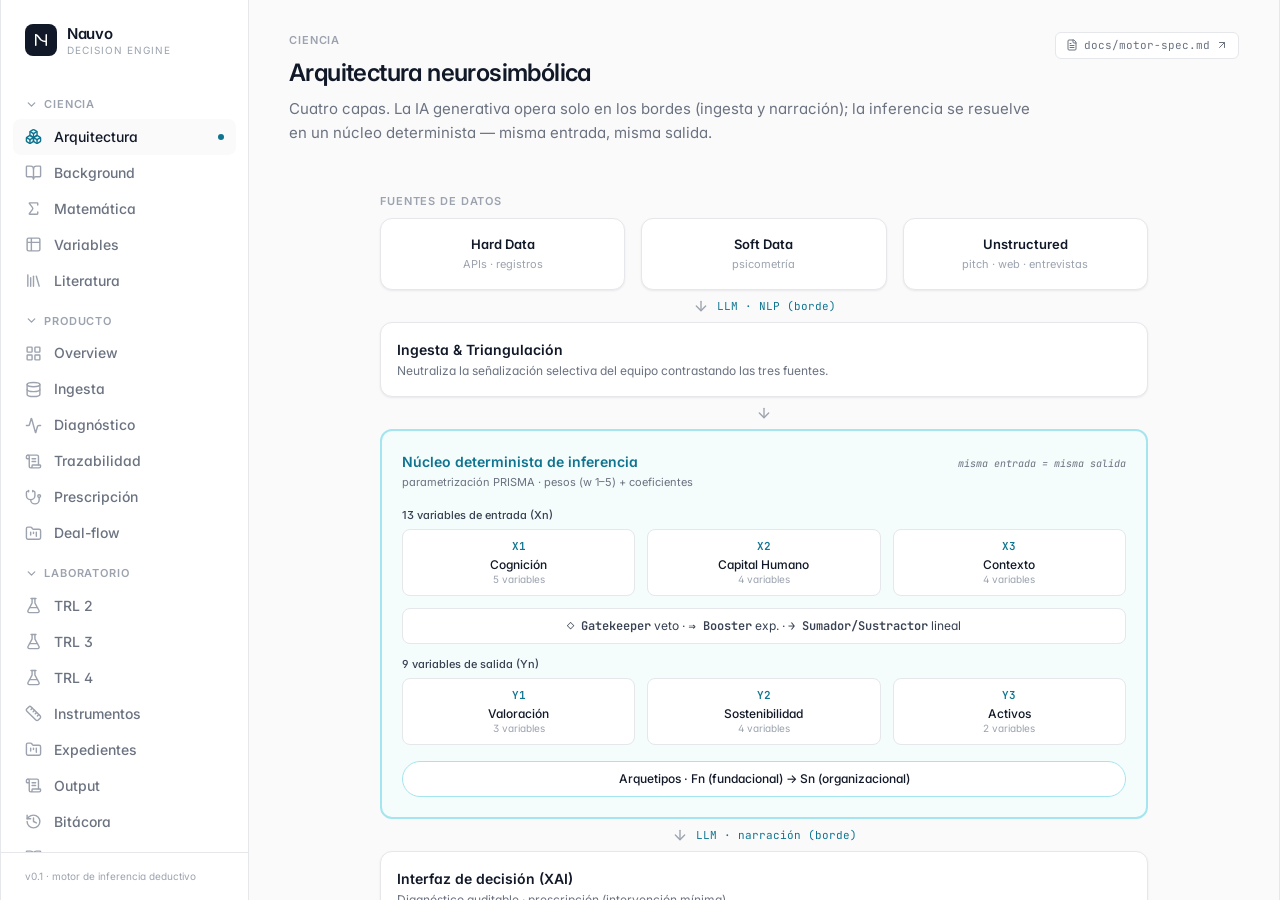
<file: index.html>
<!doctype html>
<html lang="es">
  <head>
    <meta charset="UTF-8" />
    <meta name="viewport" content="width=device-width, initial-scale=1.0" />
    <title>Nauvo · Sistema de soporte a la decisión</title>
    <link rel="preconnect" href="https://fonts.googleapis.com" />
    <link rel="preconnect" href="https://fonts.gstatic.com" crossorigin />
    <link
      href="https://fonts.googleapis.com/css2?family=Inter:wght@400;500;600;700&family=JetBrains+Mono:wght@400;500;600&display=swap"
      rel="stylesheet"
    />
    <script type="module" crossorigin src="./assets/main-COBivKQy.js"></script>
    <link rel="stylesheet" crossorigin href="./assets/main-DxYKYIKs.css">
  </head>
  <body>
    <div id="root"></div>
  </body>
</html>
</file>
<file: assets/main-DxYKYIKs.css>
*,:before,:after{--tw-border-spacing-x: 0;--tw-border-spacing-y: 0;--tw-translate-x: 0;--tw-translate-y: 0;--tw-rotate: 0;--tw-skew-x: 0;--tw-skew-y: 0;--tw-scale-x: 1;--tw-scale-y: 1;--tw-pan-x: ;--tw-pan-y: ;--tw-pinch-zoom: ;--tw-scroll-snap-strictness: proximity;--tw-gradient-from-position: ;--tw-gradient-via-position: ;--tw-gradient-to-position: ;--tw-ordinal: ;--tw-slashed-zero: ;--tw-numeric-figure: ;--tw-numeric-spacing: ;--tw-numeric-fraction: ;--tw-ring-inset: ;--tw-ring-offset-width: 0px;--tw-ring-offset-color: #fff;--tw-ring-color: rgb(59 130 246 / .5);--tw-ring-offset-shadow: 0 0 #0000;--tw-ring-shadow: 0 0 #0000;--tw-shadow: 0 0 #0000;--tw-shadow-colored: 0 0 #0000;--tw-blur: ;--tw-brightness: ;--tw-contrast: ;--tw-grayscale: ;--tw-hue-rotate: ;--tw-invert: ;--tw-saturate: ;--tw-sepia: ;--tw-drop-shadow: ;--tw-backdrop-blur: ;--tw-backdrop-brightness: ;--tw-backdrop-contrast: ;--tw-backdrop-grayscale: ;--tw-backdrop-hue-rotate: ;--tw-backdrop-invert: ;--tw-backdrop-opacity: ;--tw-backdrop-saturate: ;--tw-backdrop-sepia: ;--tw-contain-size: ;--tw-contain-layout: ;--tw-contain-paint: ;--tw-contain-style: }::backdrop{--tw-border-spacing-x: 0;--tw-border-spacing-y: 0;--tw-translate-x: 0;--tw-translate-y: 0;--tw-rotate: 0;--tw-skew-x: 0;--tw-skew-y: 0;--tw-scale-x: 1;--tw-scale-y: 1;--tw-pan-x: ;--tw-pan-y: ;--tw-pinch-zoom: ;--tw-scroll-snap-strictness: proximity;--tw-gradient-from-position: ;--tw-gradient-via-position: ;--tw-gradient-to-position: ;--tw-ordinal: ;--tw-slashed-zero: ;--tw-numeric-figure: ;--tw-numeric-spacing: ;--tw-numeric-fraction: ;--tw-ring-inset: ;--tw-ring-offset-width: 0px;--tw-ring-offset-color: #fff;--tw-ring-color: rgb(59 130 246 / .5);--tw-ring-offset-shadow: 0 0 #0000;--tw-ring-shadow: 0 0 #0000;--tw-shadow: 0 0 #0000;--tw-shadow-colored: 0 0 #0000;--tw-blur: ;--tw-brightness: ;--tw-contrast: ;--tw-grayscale: ;--tw-hue-rotate: ;--tw-invert: ;--tw-saturate: ;--tw-sepia: ;--tw-drop-shadow: ;--tw-backdrop-blur: ;--tw-backdrop-brightness: ;--tw-backdrop-contrast: ;--tw-backdrop-grayscale: ;--tw-backdrop-hue-rotate: ;--tw-backdrop-invert: ;--tw-backdrop-opacity: ;--tw-backdrop-saturate: ;--tw-backdrop-sepia: ;--tw-contain-size: ;--tw-contain-layout: ;--tw-contain-paint: ;--tw-contain-style: }*,:before,:after{box-sizing:border-box;border-width:0;border-style:solid;border-color:#e5e7eb}:before,:after{--tw-content: ""}html,:host{line-height:1.5;-webkit-text-size-adjust:100%;-moz-tab-size:4;-o-tab-size:4;tab-size:4;font-family:Inter,system-ui,sans-serif;font-feature-settings:normal;font-variation-settings:normal;-webkit-tap-highlight-color:transparent}body{margin:0;line-height:inherit}hr{height:0;color:inherit;border-top-width:1px}abbr:where([title]){-webkit-text-decoration:underline dotted;text-decoration:underline dotted}h1,h2,h3,h4,h5,h6{font-size:inherit;font-weight:inherit}a{color:inherit;text-decoration:inherit}b,strong{font-weight:bolder}code,kbd,samp,pre{font-family:JetBrains Mono,ui-monospace,SFMono-Regular,monospace;font-feature-settings:normal;font-variation-settings:normal;font-size:1em}small{font-size:80%}sub,sup{font-size:75%;line-height:0;position:relative;vertical-align:baseline}sub{bottom:-.25em}sup{top:-.5em}table{text-indent:0;border-color:inherit;border-collapse:collapse}button,input,optgroup,select,textarea{font-family:inherit;font-feature-settings:inherit;font-variation-settings:inherit;font-size:100%;font-weight:inherit;line-height:inherit;letter-spacing:inherit;color:inherit;margin:0;padding:0}button,select{text-transform:none}button,input:where([type=button]),input:where([type=reset]),input:where([type=submit]){-webkit-appearance:button;background-color:transparent;background-image:none}:-moz-focusring{outline:auto}:-moz-ui-invalid{box-shadow:none}progress{vertical-align:baseline}::-webkit-inner-spin-button,::-webkit-outer-spin-button{height:auto}[type=search]{-webkit-appearance:textfield;outline-offset:-2px}::-webkit-search-decoration{-webkit-appearance:none}::-webkit-file-upload-button{-webkit-appearance:button;font:inherit}summary{display:list-item}blockquote,dl,dd,h1,h2,h3,h4,h5,h6,hr,figure,p,pre{margin:0}fieldset{margin:0;padding:0}legend{padding:0}ol,ul,menu{list-style:none;margin:0;padding:0}dialog{padding:0}textarea{resize:vertical}input::-moz-placeholder,textarea::-moz-placeholder{opacity:1;color:#9ca3af}input::placeholder,textarea::placeholder{opacity:1;color:#9ca3af}button,[role=button]{cursor:pointer}:disabled{cursor:default}img,svg,video,canvas,audio,iframe,embed,object{display:block;vertical-align:middle}img,video{max-width:100%;height:auto}[hidden]:where(:not([hidden=until-found])){display:none}html{-webkit-font-smoothing:antialiased;-moz-osx-font-smoothing:grayscale;text-rendering:optimizeLegibility}body{--tw-bg-opacity: 1;background-color:rgb(250 250 250 / var(--tw-bg-opacity, 1));font-family:Inter,system-ui,sans-serif;--tw-text-opacity: 1;color:rgb(17 24 39 / var(--tw-text-opacity, 1));font-feature-settings:"cv11","ss01"}table{font-size:13px}th{font-size:11px}.tnum{font-variant-numeric:tabular-nums}.card{border-radius:.75rem;border-width:1px;--tw-border-opacity: 1;border-color:rgb(229 231 235 / var(--tw-border-opacity, 1));--tw-bg-opacity: 1;background-color:rgb(255 255 255 / var(--tw-bg-opacity, 1));--tw-shadow: 0 1px 2px 0 rgba(16, 24, 40, .04), 0 1px 3px 0 rgba(16, 24, 40, .04);--tw-shadow-colored: 0 1px 2px 0 var(--tw-shadow-color), 0 1px 3px 0 var(--tw-shadow-color);box-shadow:var(--tw-ring-offset-shadow, 0 0 #0000),var(--tw-ring-shadow, 0 0 #0000),var(--tw-shadow)}.chip{display:inline-flex;align-items:center;gap:.375rem;border-radius:.375rem;border-width:1px;--tw-border-opacity: 1;border-color:rgb(229 231 235 / var(--tw-border-opacity, 1));--tw-bg-opacity: 1;background-color:rgb(255 255 255 / var(--tw-bg-opacity, 1));padding:.125rem .5rem;font-size:.75rem;line-height:1rem;font-weight:500;--tw-text-opacity: 1;color:rgb(55 65 81 / var(--tw-text-opacity, 1))}.label-eyebrow{font-size:11px;font-weight:600;text-transform:uppercase;letter-spacing:.08em;--tw-text-opacity: 1;color:rgb(156 163 175 / var(--tw-text-opacity, 1))}.absolute{position:absolute}.relative{position:relative}.sticky{position:sticky}.-right-2\.5{right:-.625rem}.top-0{top:0}.top-1\/2{top:50%}.z-10{z-index:10}.z-20{z-index:20}.col-span-2{grid-column:span 2 / span 2}.col-span-3{grid-column:span 3 / span 3}.m-0{margin:0}.mx-auto{margin-left:auto;margin-right:auto}.my-3{margin-top:.75rem;margin-bottom:.75rem}.-mt-2{margin-top:-.5rem}.mb-1{margin-bottom:.25rem}.mb-1\.5{margin-bottom:.375rem}.mb-2{margin-bottom:.5rem}.mb-2\.5{margin-bottom:.625rem}.mb-3{margin-bottom:.75rem}.mb-4{margin-bottom:1rem}.mb-5{margin-bottom:1.25rem}.mb-6{margin-bottom:1.5rem}.mb-8{margin-bottom:2rem}.ml-1{margin-left:.25rem}.ml-auto{margin-left:auto}.mr-1{margin-right:.25rem}.mt-0\.5{margin-top:.125rem}.mt-1{margin-top:.25rem}.mt-1\.5{margin-top:.375rem}.mt-10{margin-top:2.5rem}.mt-2{margin-top:.5rem}.mt-3{margin-top:.75rem}.mt-4{margin-top:1rem}.mt-5{margin-top:1.25rem}.mt-6{margin-top:1.5rem}.mt-8{margin-top:2rem}.mt-auto{margin-top:auto}.inline-block{display:inline-block}.inline{display:inline}.flex{display:flex}.inline-flex{display:inline-flex}.table{display:table}.grid{display:grid}.hidden{display:none}.h-1\.5{height:.375rem}.h-10{height:2.5rem}.h-11{height:2.75rem}.h-2{height:.5rem}.h-3{height:.75rem}.h-5{height:1.25rem}.h-6{height:1.5rem}.h-7{height:1.75rem}.h-8{height:2rem}.h-9{height:2.25rem}.h-\[140px\]{height:140px}.h-\[230px\]{height:230px}.h-full{height:100%}.h-px{height:1px}.h-screen{height:100vh}.min-h-screen{min-height:100vh}.w-1{width:.25rem}.w-1\.5{width:.375rem}.w-10{width:2.5rem}.w-11{width:2.75rem}.w-12{width:3rem}.w-2{width:.5rem}.w-2\.5{width:.625rem}.w-4{width:1rem}.w-5{width:1.25rem}.w-6{width:1.5rem}.w-7{width:1.75rem}.w-8{width:2rem}.w-9{width:2.25rem}.w-\[11\%\]{width:11%}.w-\[13\%\]{width:13%}.w-\[1440px\]{width:1440px}.w-\[16\%\]{width:16%}.w-\[170px\]{width:170px}.w-\[18\%\]{width:18%}.w-\[19\%\]{width:19%}.w-\[248px\]{width:248px}.w-\[25\%\]{width:25%}.w-\[28\%\]{width:28%}.w-\[280px\]{width:280px}.w-\[40\%\]{width:40%}.w-\[794px\]{width:794px}.w-\[8\%\]{width:8%}.w-\[9\%\]{width:9%}.w-fit{width:-moz-fit-content;width:fit-content}.w-full{width:100%}.min-w-0{min-width:0px}.max-w-2xl{max-width:42rem}.max-w-3xl{max-width:48rem}.max-w-4xl{max-width:56rem}.max-w-5xl{max-width:64rem}.max-w-\[130px\]{max-width:130px}.max-w-\[480px\]{max-width:480px}.max-w-\[560px\]{max-width:560px}.max-w-\[640px\]{max-width:640px}.max-w-md{max-width:28rem}.flex-1{flex:1 1 0%}.shrink-0{flex-shrink:0}.table-fixed{table-layout:fixed}.border-collapse{border-collapse:collapse}.-translate-y-1\/2{--tw-translate-y: -50%;transform:translate(var(--tw-translate-x),var(--tw-translate-y)) rotate(var(--tw-rotate)) skew(var(--tw-skew-x)) skewY(var(--tw-skew-y)) scaleX(var(--tw-scale-x)) scaleY(var(--tw-scale-y))}.-rotate-90{--tw-rotate: -90deg;transform:translate(var(--tw-translate-x),var(--tw-translate-y)) rotate(var(--tw-rotate)) skew(var(--tw-skew-x)) skewY(var(--tw-skew-y)) scaleX(var(--tw-scale-x)) scaleY(var(--tw-scale-y))}.rotate-180{--tw-rotate: 180deg;transform:translate(var(--tw-translate-x),var(--tw-translate-y)) rotate(var(--tw-rotate)) skew(var(--tw-skew-x)) skewY(var(--tw-skew-y)) scaleX(var(--tw-scale-x)) scaleY(var(--tw-scale-y))}.transform{transform:translate(var(--tw-translate-x),var(--tw-translate-y)) rotate(var(--tw-rotate)) skew(var(--tw-skew-x)) skewY(var(--tw-skew-y)) scaleX(var(--tw-scale-x)) scaleY(var(--tw-scale-y))}.cursor-pointer{cursor:pointer}.auto-rows-fr{grid-auto-rows:minmax(0,1fr)}.grid-cols-2{grid-template-columns:repeat(2,minmax(0,1fr))}.grid-cols-3{grid-template-columns:repeat(3,minmax(0,1fr))}.grid-cols-4{grid-template-columns:repeat(4,minmax(0,1fr))}.grid-cols-5{grid-template-columns:repeat(5,minmax(0,1fr))}.grid-cols-\[180px_220px_1fr\]{grid-template-columns:180px 220px 1fr}.grid-cols-\[1fr_auto_1\.5fr_auto_1fr\]{grid-template-columns:1fr auto 1.5fr auto 1fr}.grid-cols-\[220px_1fr\]{grid-template-columns:220px 1fr}.grid-cols-\[70px_180px_120px_60px_1fr\]{grid-template-columns:70px 180px 120px 60px 1fr}.grid-cols-\[76px_1fr\]{grid-template-columns:76px 1fr}.grid-cols-\[76px_minmax\(130px\,1fr\)_140px_118px_78px_118px_150px_28px\]{grid-template-columns:76px minmax(130px,1fr) 140px 118px 78px 118px 150px 28px}.flex-col{flex-direction:column}.flex-wrap{flex-wrap:wrap}.items-start{align-items:flex-start}.items-center{align-items:center}.items-baseline{align-items:baseline}.items-stretch{align-items:stretch}.justify-center{justify-content:center}.justify-between{justify-content:space-between}.gap-0{gap:0px}.gap-0\.5{gap:.125rem}.gap-1{gap:.25rem}.gap-1\.5{gap:.375rem}.gap-2{gap:.5rem}.gap-2\.5{gap:.625rem}.gap-3{gap:.75rem}.gap-4{gap:1rem}.gap-5{gap:1.25rem}.gap-\[2px\]{gap:2px}.gap-\[3px\]{gap:3px}.gap-x-2{-moz-column-gap:.5rem;column-gap:.5rem}.gap-x-5{-moz-column-gap:1.25rem;column-gap:1.25rem}.gap-x-8{-moz-column-gap:2rem;column-gap:2rem}.gap-y-1{row-gap:.25rem}.gap-y-4{row-gap:1rem}.justify-self-end{justify-self:end}.overflow-hidden{overflow:hidden}.overflow-x-auto{overflow-x:auto}.overflow-y-auto{overflow-y:auto}.truncate{overflow:hidden;text-overflow:ellipsis;white-space:nowrap}.whitespace-nowrap{white-space:nowrap}.rounded{border-radius:.25rem}.rounded-\[1px\]{border-radius:1px}.rounded-full{border-radius:9999px}.rounded-lg{border-radius:.5rem}.rounded-md{border-radius:.375rem}.rounded-xl{border-radius:.75rem}.border{border-width:1px}.border-2{border-width:2px}.border-x{border-left-width:1px;border-right-width:1px}.border-b{border-bottom-width:1px}.border-l{border-left-width:1px}.border-r{border-right-width:1px}.border-t{border-top-width:1px}.border-t-2{border-top-width:2px}.border-dashed{border-style:dashed}.border-accent{--tw-border-opacity: 1;border-color:rgb(14 116 144 / var(--tw-border-opacity, 1))}.border-accent-line{--tw-border-opacity: 1;border-color:rgb(165 229 239 / var(--tw-border-opacity, 1))}.border-line{--tw-border-opacity: 1;border-color:rgb(229 231 235 / var(--tw-border-opacity, 1))}.border-line\/60{border-color:#e5e7eb99}.border-viab-amber\/25{border-color:#b0852440}.border-viab-amber\/30{border-color:#b085244d}.border-viab-green\/30{border-color:#4d7c664d}.border-viab-red{--tw-border-opacity: 1;border-color:rgb(176 82 77 / var(--tw-border-opacity, 1))}.border-viab-red\/30{border-color:#b0524d4d}.bg-accent{--tw-bg-opacity: 1;background-color:rgb(14 116 144 / var(--tw-bg-opacity, 1))}.bg-accent-wash{--tw-bg-opacity: 1;background-color:rgb(236 254 255 / var(--tw-bg-opacity, 1))}.bg-accent-wash\/30{background-color:#ecfeff4d}.bg-accent-wash\/40{background-color:#ecfeff66}.bg-accent-wash\/50{background-color:#ecfeff80}.bg-accent-wash\/60{background-color:#ecfeff99}.bg-canvas{--tw-bg-opacity: 1;background-color:rgb(250 250 250 / var(--tw-bg-opacity, 1))}.bg-canvas\/30{background-color:#fafafa4d}.bg-canvas\/40{background-color:#fafafa66}.bg-canvas\/50{background-color:#fafafa80}.bg-canvas\/60{background-color:#fafafa99}.bg-canvas\/85{background-color:#fafafad9}.bg-ink{--tw-bg-opacity: 1;background-color:rgb(17 24 39 / var(--tw-bg-opacity, 1))}.bg-line{--tw-bg-opacity: 1;background-color:rgb(229 231 235 / var(--tw-bg-opacity, 1))}.bg-viab-amber{--tw-bg-opacity: 1;background-color:rgb(176 133 36 / var(--tw-bg-opacity, 1))}.bg-viab-amber-wash{--tw-bg-opacity: 1;background-color:rgb(247 241 227 / var(--tw-bg-opacity, 1))}.bg-viab-green{--tw-bg-opacity: 1;background-color:rgb(77 124 102 / var(--tw-bg-opacity, 1))}.bg-viab-green-wash{--tw-bg-opacity: 1;background-color:rgb(234 241 237 / var(--tw-bg-opacity, 1))}.bg-viab-red{--tw-bg-opacity: 1;background-color:rgb(176 82 77 / var(--tw-bg-opacity, 1))}.bg-viab-red-wash{--tw-bg-opacity: 1;background-color:rgb(246 235 234 / var(--tw-bg-opacity, 1))}.bg-viab-red-wash\/50{background-color:#f6ebea80}.bg-white{--tw-bg-opacity: 1;background-color:rgb(255 255 255 / var(--tw-bg-opacity, 1))}.p-0{padding:0}.p-0\.5{padding:.125rem}.p-2\.5{padding:.625rem}.p-3{padding:.75rem}.p-3\.5{padding:.875rem}.p-4{padding:1rem}.p-5{padding:1.25rem}.p-6{padding:1.5rem}.px-1{padding-left:.25rem;padding-right:.25rem}.px-1\.5{padding-left:.375rem;padding-right:.375rem}.px-10{padding-left:2.5rem;padding-right:2.5rem}.px-2{padding-left:.5rem;padding-right:.5rem}.px-2\.5{padding-left:.625rem;padding-right:.625rem}.px-3{padding-left:.75rem;padding-right:.75rem}.px-4{padding-left:1rem;padding-right:1rem}.px-5{padding-left:1.25rem;padding-right:1.25rem}.px-6{padding-left:1.5rem;padding-right:1.5rem}.py-0\.5{padding-top:.125rem;padding-bottom:.125rem}.py-1{padding-top:.25rem;padding-bottom:.25rem}.py-1\.5{padding-top:.375rem;padding-bottom:.375rem}.py-2{padding-top:.5rem;padding-bottom:.5rem}.py-2\.5{padding-top:.625rem;padding-bottom:.625rem}.py-3{padding-top:.75rem;padding-bottom:.75rem}.py-3\.5{padding-top:.875rem;padding-bottom:.875rem}.py-4{padding-top:1rem;padding-bottom:1rem}.py-5{padding-top:1.25rem;padding-bottom:1.25rem}.py-6{padding-top:1.5rem;padding-bottom:1.5rem}.py-8{padding-top:2rem;padding-bottom:2rem}.pb-1\.5{padding-bottom:.375rem}.pb-2{padding-bottom:.5rem}.pb-3{padding-bottom:.75rem}.pb-4{padding-bottom:1rem}.pl-4{padding-left:1rem}.pr-3{padding-right:.75rem}.pr-4{padding-right:1rem}.pt-3{padding-top:.75rem}.pt-4{padding-top:1rem}.pt-5{padding-top:1.25rem}.pt-7{padding-top:1.75rem}.text-left{text-align:left}.text-center{text-align:center}.text-right{text-align:right}.align-top{vertical-align:top}.font-mono{font-family:JetBrains Mono,ui-monospace,SFMono-Regular,monospace}.font-sans{font-family:Inter,system-ui,sans-serif}.text-2xl{font-size:1.5rem;line-height:2rem}.text-\[10\.5px\]{font-size:10.5px}.text-\[10px\]{font-size:10px}.text-\[11\.5px\]{font-size:11.5px}.text-\[11px\]{font-size:11px}.text-\[12\.5px\]{font-size:12.5px}.text-\[12px\]{font-size:12px}.text-\[13\.5px\]{font-size:13.5px}.text-\[13px\]{font-size:13px}.text-\[14px\]{font-size:14px}.text-\[15px\]{font-size:15px}.text-\[22px\]{font-size:22px}.text-\[26px\]{font-size:26px}.text-\[40px\]{font-size:40px}.text-\[9\.5px\]{font-size:9.5px}.text-\[9px\]{font-size:9px}.text-base{font-size:1rem;line-height:1.5rem}.text-lg{font-size:1.125rem;line-height:1.75rem}.text-sm{font-size:.875rem;line-height:1.25rem}.text-xl{font-size:1.25rem;line-height:1.75rem}.text-xs{font-size:.75rem;line-height:1rem}.font-medium{font-weight:500}.font-semibold{font-weight:600}.uppercase{text-transform:uppercase}.italic{font-style:italic}.ordinal{--tw-ordinal: ordinal;font-variant-numeric:var(--tw-ordinal) var(--tw-slashed-zero) var(--tw-numeric-figure) var(--tw-numeric-spacing) var(--tw-numeric-fraction)}.leading-\[1\.08\]{line-height:1.08}.leading-none{line-height:1}.leading-relaxed{line-height:1.625}.leading-snug{line-height:1.375}.leading-tight{line-height:1.25}.tracking-\[0\.06em\]{letter-spacing:.06em}.tracking-\[0\.14em\]{letter-spacing:.14em}.tracking-\[0\.1em\]{letter-spacing:.1em}.tracking-tight{letter-spacing:-.025em}.tracking-wide{letter-spacing:.025em}.text-accent{--tw-text-opacity: 1;color:rgb(14 116 144 / var(--tw-text-opacity, 1))}.text-ink{--tw-text-opacity: 1;color:rgb(17 24 39 / var(--tw-text-opacity, 1))}.text-ink-faint{--tw-text-opacity: 1;color:rgb(156 163 175 / var(--tw-text-opacity, 1))}.text-ink-muted{--tw-text-opacity: 1;color:rgb(107 114 128 / var(--tw-text-opacity, 1))}.text-ink-soft{--tw-text-opacity: 1;color:rgb(55 65 81 / var(--tw-text-opacity, 1))}.text-viab-amber{--tw-text-opacity: 1;color:rgb(176 133 36 / var(--tw-text-opacity, 1))}.text-viab-green{--tw-text-opacity: 1;color:rgb(77 124 102 / var(--tw-text-opacity, 1))}.text-viab-red{--tw-text-opacity: 1;color:rgb(176 82 77 / var(--tw-text-opacity, 1))}.text-white{--tw-text-opacity: 1;color:rgb(255 255 255 / var(--tw-text-opacity, 1))}.text-white\/60{color:#fff9}.line-through{text-decoration-line:line-through}.opacity-0{opacity:0}.shadow-card{--tw-shadow: 0 1px 2px 0 rgba(16, 24, 40, .04), 0 1px 3px 0 rgba(16, 24, 40, .04);--tw-shadow-colored: 0 1px 2px 0 var(--tw-shadow-color), 0 1px 3px 0 var(--tw-shadow-color);box-shadow:var(--tw-ring-offset-shadow, 0 0 #0000),var(--tw-ring-shadow, 0 0 #0000),var(--tw-shadow)}.shadow-sm{--tw-shadow: 0 1px 2px 0 rgb(0 0 0 / .05);--tw-shadow-colored: 0 1px 2px 0 var(--tw-shadow-color);box-shadow:var(--tw-ring-offset-shadow, 0 0 #0000),var(--tw-ring-shadow, 0 0 #0000),var(--tw-shadow)}.filter{filter:var(--tw-blur) var(--tw-brightness) var(--tw-contrast) var(--tw-grayscale) var(--tw-hue-rotate) var(--tw-invert) var(--tw-saturate) var(--tw-sepia) var(--tw-drop-shadow)}.backdrop-blur{--tw-backdrop-blur: blur(8px);-webkit-backdrop-filter:var(--tw-backdrop-blur) var(--tw-backdrop-brightness) var(--tw-backdrop-contrast) var(--tw-backdrop-grayscale) var(--tw-backdrop-hue-rotate) var(--tw-backdrop-invert) var(--tw-backdrop-opacity) var(--tw-backdrop-saturate) var(--tw-backdrop-sepia);backdrop-filter:var(--tw-backdrop-blur) var(--tw-backdrop-brightness) var(--tw-backdrop-contrast) var(--tw-backdrop-grayscale) var(--tw-backdrop-hue-rotate) var(--tw-backdrop-invert) var(--tw-backdrop-opacity) var(--tw-backdrop-saturate) var(--tw-backdrop-sepia)}.transition-colors{transition-property:color,background-color,border-color,text-decoration-color,fill,stroke;transition-timing-function:cubic-bezier(.4,0,.2,1);transition-duration:.15s}.transition-opacity{transition-property:opacity;transition-timing-function:cubic-bezier(.4,0,.2,1);transition-duration:.15s}.transition-transform{transition-property:transform;transition-timing-function:cubic-bezier(.4,0,.2,1);transition-duration:.15s}.recharts-text{font-family:Inter,sans-serif}:root{--page-w: 794px;--page-h: 1123px;--page-pad: 56px}.dossier-canvas{display:flex;min-height:100vh;flex-direction:column;align-items:center;gap:2rem;--tw-bg-opacity: 1;background-color:rgb(250 250 250 / var(--tw-bg-opacity, 1));padding-top:2.5rem;padding-bottom:2.5rem}.dossier-page{width:var(--page-w);height:var(--page-h);background:#fff;border:1px solid #e5e7eb;position:relative;overflow:hidden;display:flex;flex-direction:column;padding:var(--page-pad)}.dossier-figure{-moz-column-break-inside:avoid;break-inside:avoid;page-break-inside:avoid}.screen-frame{border:1px solid #e5e7eb;border-radius:10px;overflow:hidden;background:#fafafa;box-shadow:0 1px 2px #1018280a,0 1px 3px #1018280a}@media print{@page{size:A4;margin:0}html,body{background:#fff}.dossier-canvas{gap:0;padding:0}.dossier-page{border:none;box-shadow:none;page-break-after:always;-moz-column-break-after:page;break-after:page;margin:0}.dossier-page:last-child{page-break-after:auto;-moz-column-break-after:auto;break-after:auto}.no-print{display:none!important}*{-webkit-print-color-adjust:exact;print-color-adjust:exact}}.last\:border-0:last-child{border-width:0px}.hover\:border-accent-line:hover{--tw-border-opacity: 1;border-color:rgb(165 229 239 / var(--tw-border-opacity, 1))}.hover\:bg-accent-wash:hover{--tw-bg-opacity: 1;background-color:rgb(236 254 255 / var(--tw-bg-opacity, 1))}.hover\:bg-accent-wash\/30:hover{background-color:#ecfeff4d}.hover\:bg-canvas:hover{--tw-bg-opacity: 1;background-color:rgb(250 250 250 / var(--tw-bg-opacity, 1))}.hover\:bg-canvas\/50:hover{background-color:#fafafa80}.hover\:bg-canvas\/60:hover{background-color:#fafafa99}.hover\:bg-canvas\/70:hover{background-color:#fafafab3}.hover\:bg-ink-soft:hover{--tw-bg-opacity: 1;background-color:rgb(55 65 81 / var(--tw-bg-opacity, 1))}.hover\:text-accent:hover{--tw-text-opacity: 1;color:rgb(14 116 144 / var(--tw-text-opacity, 1))}.hover\:text-ink-soft:hover{--tw-text-opacity: 1;color:rgb(55 65 81 / var(--tw-text-opacity, 1))}.hover\:underline:hover{text-decoration-line:underline}.group:hover .group-hover\:bg-white{--tw-bg-opacity: 1;background-color:rgb(255 255 255 / var(--tw-bg-opacity, 1))}.group:hover .group-hover\:text-ink-muted{--tw-text-opacity: 1;color:rgb(107 114 128 / var(--tw-text-opacity, 1))}.group:hover .group-hover\:opacity-100{opacity:1}@media(min-width:1280px){.xl\:block{display:block}}
</file>
